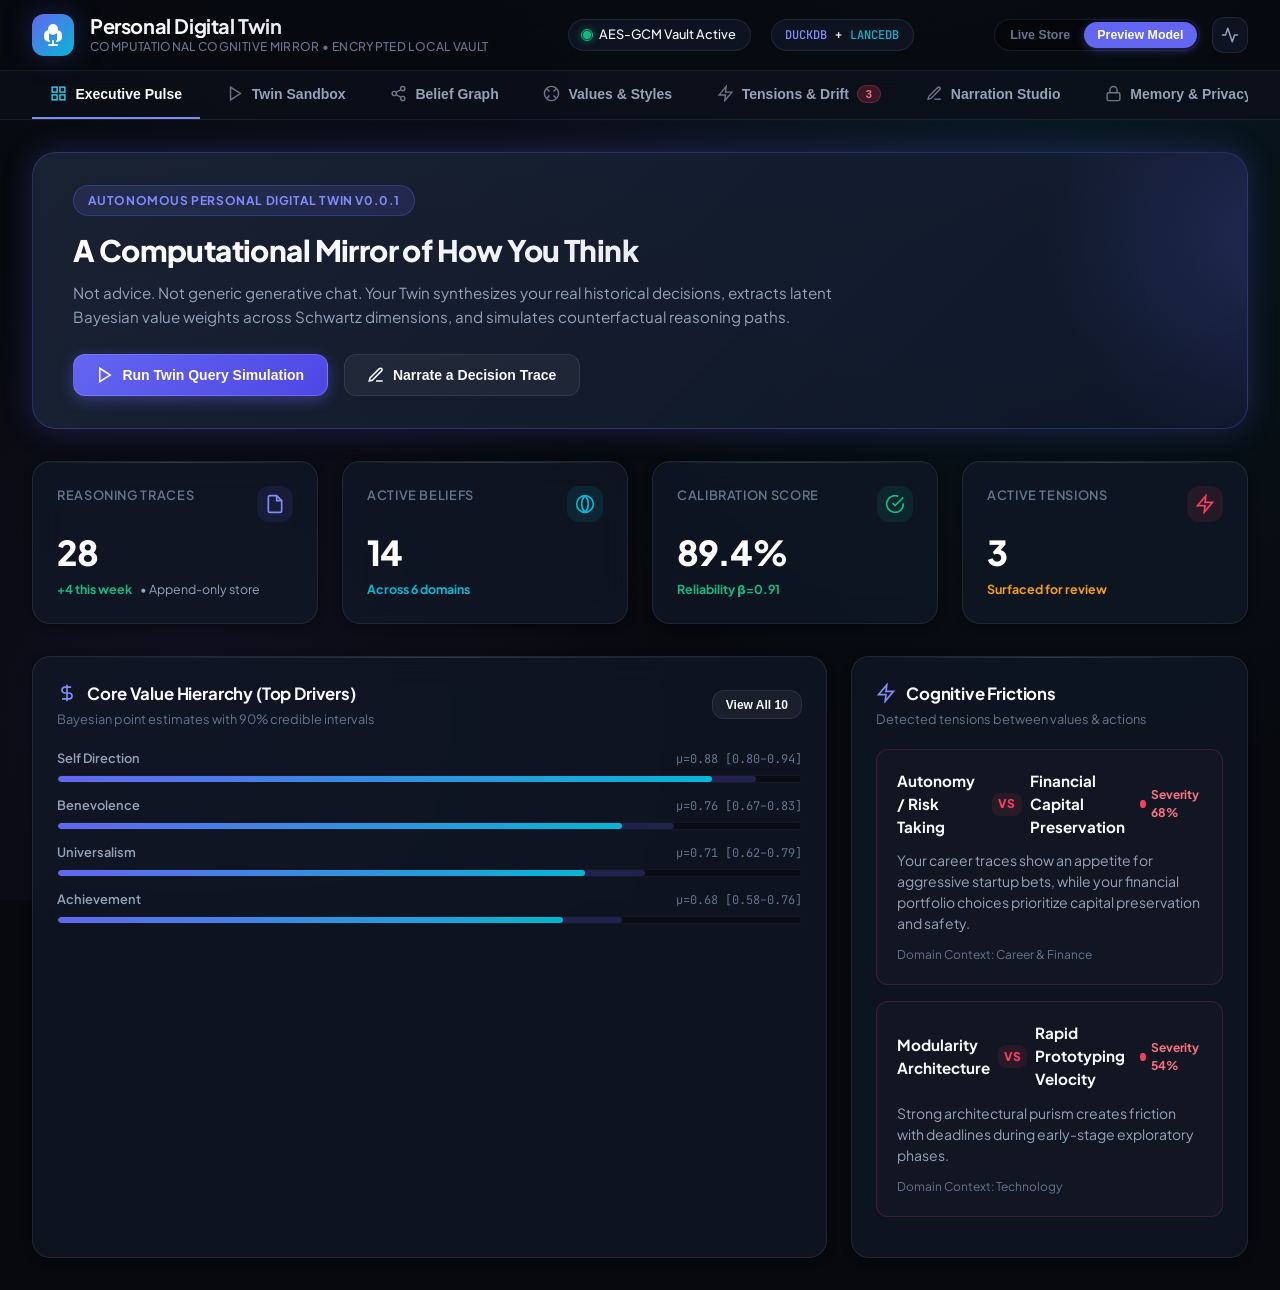
<file: src/pdt/ui/web/index.html>
<!DOCTYPE html>
<html lang="en">
<head>
  <meta charset="utf-8" />
  <title>Personal Digital Twin — Computational Reasoning & Value Simulation</title>
  <meta name="viewport" content="width=device-width, initial-scale=1.0" />
  <meta name="description" content="A state-of-the-art computational digital twin modeling human reasoning, value hierarchies, and decision styles with envelope-encrypted storage." />
  <link rel="stylesheet" href="styles.css" />
</head>
<body>

  <!-- App Header -->
  <header class="app-header">
    <div class="header-container">
      <div class="brand-section">
        <div class="brand-logo" id="brand-logo-icon">
          <svg viewBox="0 0 24 24" fill="none" stroke="currentColor" stroke-width="2" stroke-linecap="round" stroke-linejoin="round">
            <path d="M12 2a4 4 0 0 0-4 4v1a4 4 0 0 0 8 0V6a4 4 0 0 0-4-4z"/>
            <path d="M16 8a4 4 0 0 1 4 4v2a4 4 0 0 1-4 4"/>
            <path d="M8 8a4 4 0 0 0-4 4v2a4 4 0 0 0 4 4"/>
            <path d="M12 18v4"/>
            <path d="M8 22h8"/>
          </svg>
        </div>
        <div class="brand-titles">
          <h1>Personal Digital Twin</h1>
          <div class="tagline">Computational Cognitive Mirror • Encrypted Local Vault</div>
        </div>
      </div>

      <div class="header-stats">
        <div class="status-badge" id="vault-status-badge">
          <span class="status-dot pulsing"></span>
          <span id="vault-status-text">AES-GCM Vault Active</span>
        </div>
        <div class="status-badge" style="font-family: var(--font-mono); font-size: 0.75rem;">
          <span style="color: var(--accent-indigo-light);">DUCKDB</span> + <span style="color: var(--accent-cyan);">LANCEDB</span>
        </div>
      </div>

      <div class="header-actions">
        <div class="data-mode-toggle" title="Toggle between live backend data and rich simulation preview">
          <button type="button" class="mode-btn" data-mode="live" id="mode-btn-live">Live Store</button>
          <button type="button" class="mode-btn active" data-mode="demo" id="mode-btn-demo">Preview Model</button>
        </div>

        <button type="button" class="btn-icon" id="doctor-btn" title="Run PDT Doctor diagnostics">
          <svg width="18" height="18" viewBox="0 0 24 24" fill="none" stroke="currentColor" stroke-width="2" stroke-linecap="round" stroke-linejoin="round">
            <path d="M22 12h-4l-3 9L9 3l-3 9H2"/>
          </svg>
        </button>
      </div>
    </div>
  </header>

  <!-- Navigation Bar -->
  <nav class="nav-bar">
    <div class="nav-container">
      <button type="button" class="nav-tab active" data-tab="overview" id="tab-btn-overview">
        <svg viewBox="0 0 24 24" fill="none" stroke="currentColor" stroke-width="2"><rect x="3" y="3" width="7" height="7"/><rect x="14" y="3" width="7" height="7"/><rect x="14" y="14" width="7" height="7"/><rect x="3" y="14" width="7" height="7"/></svg>
        Executive Pulse
      </button>

      <button type="button" class="nav-tab" data-tab="simulation" id="tab-btn-simulation">
        <svg viewBox="0 0 24 24" fill="none" stroke="currentColor" stroke-width="2"><polygon points="5 3 19 12 5 21 5 3"/></svg>
        Twin Sandbox
      </button>

      <button type="button" class="nav-tab" data-tab="beliefs" id="tab-btn-beliefs">
        <svg viewBox="0 0 24 24" fill="none" stroke="currentColor" stroke-width="2"><circle cx="18" cy="5" r="3"/><circle cx="6" cy="12" r="3"/><circle cx="18" cy="19" r="3"/><line x1="8.59" y1="13.51" x2="15.42" y2="17.49"/><line x1="15.41" y1="6.51" x2="8.59" y2="10.49"/></svg>
        Belief Graph
      </button>

      <button type="button" class="nav-tab" data-tab="values" id="tab-btn-values">
        <svg viewBox="0 0 24 24" fill="none" stroke="currentColor" stroke-width="2"><circle cx="12" cy="12" r="10"/><path d="m4.93 4.93 4.24 4.24"/><path d="m14.83 9.17 4.24-4.24"/><path d="m14.83 14.83 4.24 4.24"/><path d="m9.17 14.83-4.24 4.24"/></svg>
        Values & Styles
      </button>

      <button type="button" class="nav-tab" data-tab="tensions" id="tab-btn-tensions">
        <svg viewBox="0 0 24 24" fill="none" stroke="currentColor" stroke-width="2"><polygon points="13 2 3 14 12 14 11 22 21 10 12 10 13 2"/></svg>
        Tensions & Drift
        <span class="badge-counter alert" id="nav-tension-count">2</span>
      </button>

      <button type="button" class="nav-tab" data-tab="narration" id="tab-btn-narration">
        <svg viewBox="0 0 24 24" fill="none" stroke="currentColor" stroke-width="2"><path d="M12 20h9"/><path d="M16.5 3.5a2.121 2.121 0 0 1 3 3L7 19l-4 1 1-4L16.5 3.5z"/></svg>
        Narration Studio
      </button>

      <button type="button" class="nav-tab" data-tab="vault" id="tab-btn-vault">
        <svg viewBox="0 0 24 24" fill="none" stroke="currentColor" stroke-width="2"><rect x="3" y="11" width="18" height="11" rx="2" ry="2"/><path d="M7 11V7a5 5 0 0 1 10 0v4"/></svg>
        Memory & Privacy
      </button>
    </div>
  </nav>

  <!-- Main Container -->
  <main class="main-wrapper">

    <!-- TAB 1: EXECUTIVE PULSE -->
    <section class="tab-pane active" id="tab-overview">
      <div class="hero-banner">
        <div class="hero-content">
          <div class="hero-badge">Autonomous Personal Digital Twin v0.0.1</div>
          <h2 class="hero-title">A Computational Mirror of How You Think</h2>
          <p class="hero-desc">
            Not advice. Not generic generative chat. Your Twin synthesizes your real historical decisions,
            extracts latent Bayesian value weights across Schwartz dimensions, and simulates counterfactual reasoning paths.
          </p>
          <div class="hero-actions">
            <button type="button" class="btn-primary" onclick="window.pdtApp.switchTab('simulation')">
              <svg width="18" height="18" viewBox="0 0 24 24" fill="none" stroke="currentColor" stroke-width="2"><polygon points="5 3 19 12 5 21 5 3"/></svg>
              Run Twin Query Simulation
            </button>
            <button type="button" class="btn-secondary" onclick="window.pdtApp.switchTab('narration')">
              <svg width="18" height="18" viewBox="0 0 24 24" fill="none" stroke="currentColor" stroke-width="2"><path d="M12 20h9"/><path d="M16.5 3.5a2.121 2.121 0 0 1 3 3L7 19l-4 1 1-4L16.5 3.5z"/></svg>
              Narrate a Decision Trace
            </button>
          </div>
        </div>
      </div>

      <!-- 4 KPI Glow Cards -->
      <div class="grid-cols-4" style="margin-bottom: 2rem;">
        <div class="glass-card kpi-card">
          <div class="kpi-header">
            <span class="kpi-label">Reasoning Traces</span>
            <div class="kpi-icon-wrap">
              <svg width="20" height="20" viewBox="0 0 24 24" fill="none" stroke="currentColor" stroke-width="2"><path d="M14 2H6a2 2 0 0 0-2 2v16a2 2 0 0 0 2 2h12a2 2 0 0 0 2-2V8z"/><polyline points="14 2 14 8 20 8"/></svg>
            </div>
          </div>
          <div class="kpi-value" id="kpi-traces">28</div>
          <div class="kpi-meta">
            <span class="kpi-trend positive">+4 this week</span>
            <span>• Append-only store</span>
          </div>
        </div>

        <div class="glass-card kpi-card">
          <div class="kpi-header">
            <span class="kpi-label">Active Beliefs</span>
            <div class="kpi-icon-wrap cyan">
              <svg width="20" height="20" viewBox="0 0 24 24" fill="none" stroke="currentColor" stroke-width="2"><circle cx="12" cy="12" r="10"/><path d="M12 2a14.5 14.5 0 0 0 0 20 14.5 14.5 0 0 0 0-20"/></svg>
            </div>
          </div>
          <div class="kpi-value" id="kpi-beliefs">14</div>
          <div class="kpi-meta">
            <span class="kpi-trend neutral">Across 6 domains</span>
          </div>
        </div>

        <div class="glass-card kpi-card">
          <div class="kpi-header">
            <span class="kpi-label">Calibration Score</span>
            <div class="kpi-icon-wrap emerald">
              <svg width="20" height="20" viewBox="0 0 24 24" fill="none" stroke="currentColor" stroke-width="2"><path d="M22 11.08V12a10 10 0 1 1-5.93-9.14"/><polyline points="22 4 12 14.01 9 11.01"/></svg>
            </div>
          </div>
          <div class="kpi-value" id="kpi-calibration">89.4%</div>
          <div class="kpi-meta">
            <span class="kpi-trend positive">Reliability β=0.91</span>
          </div>
        </div>

        <div class="glass-card kpi-card">
          <div class="kpi-header">
            <span class="kpi-label">Active Tensions</span>
            <div class="kpi-icon-wrap rose">
              <svg width="20" height="20" viewBox="0 0 24 24" fill="none" stroke="currentColor" stroke-width="2"><polygon points="13 2 3 14 12 14 11 22 21 10 12 10 13 2"/></svg>
            </div>
          </div>
          <div class="kpi-value" id="kpi-tensions">2</div>
          <div class="kpi-meta">
            <span class="kpi-trend warning">Surfaced for review</span>
          </div>
        </div>
      </div>

      <!-- Quick Twin Diagnostics & Values -->
      <div class="grid-2-1">
        <div class="glass-card">
          <div class="card-header">
            <div>
              <h3 class="card-title">
                <svg viewBox="0 0 24 24" fill="none" stroke="currentColor" stroke-width="2"><path d="M12 2v20M17 5H9.5a3.5 3.5 0 0 0 0 7h5a3.5 3.5 0 0 1 0 7H6"/></svg>
                Core Value Hierarchy (Top Drivers)
              </h3>
              <div class="card-subtitle">Bayesian point estimates with 90% credible intervals</div>
            </div>
            <button type="button" class="btn-secondary" style="font-size: 0.75rem; padding: 0.4rem 0.8rem;" onclick="window.pdtApp.switchTab('values')">View All 10</button>
          </div>
          <div id="overview-values-container"></div>
        </div>

        <div class="glass-card">
          <div class="card-header">
            <div>
              <h3 class="card-title">
                <svg viewBox="0 0 24 24" fill="none" stroke="currentColor" stroke-width="2"><polygon points="13 2 3 14 12 14 11 22 21 10 12 10 13 2"/></svg>
                Cognitive Frictions
              </h3>
              <div class="card-subtitle">Detected tensions between values & actions</div>
            </div>
          </div>
          <div id="overview-tensions-container"></div>
        </div>
      </div>
    </section>

    <!-- TAB 2: TWIN SIMULATION SANDBOX -->
    <section class="tab-pane" id="tab-simulation">
      <div class="sandbox-header-strip">
        <div class="query-type-selector">
          <button type="button" class="query-type-btn active" data-type="predict_choice">Predict Choice</button>
          <button type="button" class="query-type-btn" data-type="counterfactual">Counterfactual Sandbox</button>
          <button type="button" class="query-type-btn" data-type="explain_reasoning">Explain Reasoning</button>
          <button type="button" class="query-type-btn" data-type="value_alignment">Value Alignment</button>
        </div>

        <div class="scenario-presets">
          <span>Quick Dilemmas:</span>
          <button type="button" class="preset-chip">🚀 Startup vs Big Tech</button>
          <button type="button" class="preset-chip">💰 Equity Sale vs Hold</button>
          <button type="button" class="preset-chip">⚖️ Value Alignment</button>
        </div>
      </div>

      <div class="grid-1-2">
        <!-- Dilemma Composer -->
        <div class="glass-card">
          <div class="card-header">
            <h3 class="card-title">Scenario Parameters</h3>
          </div>

          <div class="form-group">
            <label class="form-label" for="sim-domain-select">Domain</label>
            <select class="form-select" id="sim-domain-select">
              <option value="career">Career & Professional</option>
              <option value="finance">Financial & Investments</option>
              <option value="ethics">Ethics & Principles</option>
              <option value="technology">Technology & Architecture</option>
              <option value="relationships">Relationships & Social</option>
              <option value="health">Health & Personal</option>
            </select>
          </div>

          <div class="form-group">
            <label class="form-label" for="sim-prompt-input">Dilemma Narrative Prompt</label>
            <textarea class="form-textarea" id="sim-prompt-input" placeholder="Describe the decision dilemma in detail..."></textarea>
          </div>

          <div class="form-group">
            <div style="display: flex; justify-content: space-between; align-items: center; margin-bottom: 0.5rem;">
              <label class="form-label" style="margin: 0;">Evaluation Options</label>
              <button type="button" class="btn-secondary" id="add-option-btn" style="padding: 0.2rem 0.5rem; font-size: 0.75rem;">+ Add Option</button>
            </div>
            <div class="options-builder" id="options-builder-container">
              <div class="option-row">
                <div class="option-tag">A</div>
                <input type="text" class="form-input sim-option-input" value="Join the early-stage robotics startup" />
              </div>
              <div class="option-row">
                <div class="option-tag">B</div>
                <input type="text" class="form-input sim-option-input" value="Remain in current Big Tech staff role" />
              </div>
            </div>
          </div>

          <!-- Counterfactual Perturbation Sliders -->
          <div class="perturb-panel" id="perturb-panel" style="display: none;">
            <div style="font-size: 0.8rem; font-weight: 700; margin-bottom: 0.75rem; color: var(--accent-cyan);">
              Perturb Value Weights (Counterfactual Simulation):
            </div>
            <div class="perturb-slider-grid">
              <div class="slider-group">
                <div class="slider-header">
                  <span>Self-Direction (Autonomy)</span>
                  <span id="perturb-self_direction-val" class="slider-val zero">0.00</span>
                </div>
                <input type="range" class="perturb-slider" id="perturb-self_direction" min="-0.5" max="0.5" step="0.05" value="0" />
              </div>

              <div class="slider-group">
                <div class="slider-header">
                  <span>Security (Risk Aversion)</span>
                  <span id="perturb-security-val" class="slider-val zero">0.00</span>
                </div>
                <input type="range" class="perturb-slider" id="perturb-security" min="-0.5" max="0.5" step="0.05" value="0" />
              </div>

              <div class="slider-group">
                <div class="slider-header">
                  <span>Benevolence</span>
                  <span id="perturb-benevolence-val" class="slider-val zero">0.00</span>
                </div>
                <input type="range" class="perturb-slider" id="perturb-benevolence" min="-0.5" max="0.5" step="0.05" value="0" />
              </div>

              <div class="slider-group">
                <div class="slider-header">
                  <span>Achievement</span>
                  <span id="perturb-achievement-val" class="slider-val zero">0.00</span>
                </div>
                <input type="range" class="perturb-slider" id="perturb-achievement" min="-0.5" max="0.5" step="0.05" value="0" />
              </div>
            </div>
          </div>

          <button type="button" class="btn-primary" id="run-sim-btn" style="width: 100%; justify-content: center; margin-top: 1rem;">
            <svg width="18" height="18" viewBox="0 0 24 24" fill="none" stroke="currentColor" stroke-width="2"><polygon points="5 3 19 12 5 21 5 3"/></svg>
            Execute Twin Query Simulation
          </button>
        </div>

        <!-- Simulation Result Viewport -->
        <div id="sim-result-container">
          <div class="glass-card" style="height: 100%; display: flex; flex-direction: column; align-items: center; justify-content: center; text-align: center; color: var(--text-muted); padding: 3rem;">
            <svg width="56" height="56" viewBox="0 0 24 24" fill="none" stroke="currentColor" stroke-width="1.5" style="stroke: var(--text-dim); margin-bottom: 1rem;">
              <circle cx="12" cy="12" r="10"/><path d="M12 2a14.5 14.5 0 0 0 0 20 14.5 14.5 0 0 0 0-20"/><path d="M2 12h20"/>
            </svg>
            <h3 style="font-size: 1.1rem; color: var(--text-secondary); margin-bottom: 0.5rem;">Ready to Simulate Your Cognitive Twin</h3>
            <p style="font-size: 0.875rem; max-width: 440px;">Select a preset dilemma on top or compose your own scenario and evaluate the twin's choice probability distribution.</p>
          </div>
        </div>
      </div>
    </section>

    <!-- TAB 3: BELIEF KNOWLEDGE GRAPH -->
    <section class="tab-pane" id="tab-beliefs">
      <div class="grid-2-1">
        <!-- Interactive Canvas Viewport -->
        <div class="glass-card" style="padding: 0; overflow: hidden;">
          <div class="graph-viewport">
            <div class="graph-controls">
              <span style="font-size: 0.75rem; font-weight: 700; color: var(--text-muted); margin-right: 0.25rem;">DOMAIN:</span>
              <button type="button" class="domain-pill active" data-domain="all">All</button>
              <button type="button" class="domain-pill" data-domain="career">Career</button>
              <button type="button" class="domain-pill" data-domain="finance">Finance</button>
              <button type="button" class="domain-pill" data-domain="technology">Tech</button>
              <button type="button" class="domain-pill" data-domain="ethics">Ethics</button>
              <button type="button" class="domain-pill" data-domain="relationships">Relationships</button>
              <button type="button" class="domain-pill" data-domain="health">Health</button>
            </div>

            <div class="graph-zoom-controls">
              <button type="button" class="btn-icon" id="graph-zoom-in" title="Zoom in">+</button>
              <button type="button" class="btn-icon" id="graph-zoom-out" title="Zoom out">-</button>
              <button type="button" class="btn-icon" id="graph-zoom-reset" title="Reset camera">⟲</button>
            </div>

            <div class="graph-legend">
              <div class="legend-item"><span class="legend-dot" style="background: #6366f1;"></span> Career</div>
              <div class="legend-item"><span class="legend-dot" style="background: #10b981;"></span> Finance</div>
              <div class="legend-item"><span class="legend-dot" style="background: #38bdf8;"></span> Tech</div>
              <div class="legend-item"><span class="legend-dot" style="background: #06b6d4;"></span> Ethics</div>
              <div class="legend-item"><span style="display:inline-block; width:14px; height:2px; background:#f43f5e; border-top: 1px dashed #f43f5e;"></span> Tension Edge</div>
            </div>

            <canvas id="belief-canvas"></canvas>
          </div>
        </div>

        <!-- Node Inspector Drawer -->
        <div class="glass-card inspector-card" id="node-inspector-drawer">
          <div class="inspector-empty">
            <svg viewBox="0 0 24 24" fill="none" stroke="currentColor" stroke-width="1.5">
              <circle cx="11" cy="11" r="8"/><line x1="21" y1="21" x2="16.65" y2="16.65"/>
            </svg>
            <p>Select or click any belief node in the canvas to inspect evidence trails, uncertainty intervals, and linked axioms.</p>
          </div>
        </div>
      </div>
    </section>

    <!-- TAB 4: VALUE HIERARCHY & STYLES -->
    <section class="tab-pane" id="tab-values">
      <div class="grid-cols-2">
        <div class="glass-card">
          <div class="card-header">
            <div>
              <h3 class="card-title">Schwartz 10-Dimensional Value Hierarchy</h3>
              <div class="card-subtitle">Bayesian point estimates with posterior credible bounds</div>
            </div>
          </div>
          <div id="schwartz-values-container"></div>
        </div>

        <div class="glass-card">
          <div class="card-header">
            <div>
              <h3 class="card-title">Decision Style Profile</h3>
              <div class="card-subtitle">General Decision Making Style (GDMS) dimensions</div>
            </div>
          </div>
          <div id="decision-styles-container"></div>
        </div>
      </div>
    </section>

    <!-- TAB 5: TENSIONS & DRIFT -->
    <section class="tab-pane" id="tab-tensions">
      <div class="grid-cols-2">
        <div class="glass-card">
          <div class="card-header">
            <div>
              <h3 class="card-title">Active Cognitive Tensions</h3>
              <div class="card-subtitle">Surface contradictions discovered between stated values and real choices</div>
            </div>
          </div>
          <div id="tensions-list-container"></div>
        </div>

        <div class="glass-card">
          <div class="card-header">
            <div>
              <h3 class="card-title">Temporal Parameter Drift</h3>
              <div class="card-subtitle">Statistical changepoints detected across your reasoning history</div>
            </div>
          </div>
          <div id="drift-list-container"></div>
        </div>
      </div>
    </section>

    <!-- TAB 6: NARRATION STUDIO -->
    <section class="tab-pane" id="tab-narration">
      <div class="glass-card" style="max-width: 900px; margin: 0 auto;">
        <div class="card-header">
          <div>
            <h3 class="card-title">
              <svg viewBox="0 0 24 24" fill="none" stroke="currentColor" stroke-width="2"><path d="M12 20h9"/><path d="M16.5 3.5a2.121 2.121 0 0 1 3 3L7 19l-4 1 1-4L16.5 3.5z"/></svg>
              Structured Decision Narration Studio
            </h3>
            <div class="card-subtitle">Extracts schema-validated ReasoningTraces into your envelope-encrypted store.</div>
          </div>
          <button type="button" class="btn-secondary" id="load-narration-example-btn" style="font-size: 0.8rem; padding: 0.4rem 0.85rem;">
            Load Sample Dilemma
          </button>
        </div>

        <div class="form-group">
          <label class="form-label" for="narrate-intake">1. What real decision were you facing?</label>
          <textarea class="form-textarea" id="narrate-intake" placeholder="e.g. Whether to accept an executive promotion or leave to start a venture..."></textarea>
        </div>

        <div class="form-group">
          <label class="form-label" for="narrate-options">2. What options did you seriously consider?</label>
          <textarea class="form-textarea" id="narrate-options" placeholder="List the viable options you evaluated..."></textarea>
        </div>

        <div class="form-group">
          <label class="form-label" for="narrate-factors">3. What factors mattered most, and how did you weigh them?</label>
          <textarea class="form-textarea" id="narrate-factors" placeholder="Key drivers, core values, risks, trade-offs..."></textarea>
        </div>

        <div class="form-group">
          <label class="form-label" for="narrate-tradeoffs">4. How did those factors trade off against each other?</label>
          <textarea class="form-textarea" id="narrate-tradeoffs" placeholder="Which value triumphed when they came into direct conflict?"></textarea>
        </div>

        <div class="form-group">
          <label class="form-label" for="narrate-counterfactual">5. What almost changed your mind? (The Counterfactual)</label>
          <textarea class="form-textarea" id="narrate-counterfactual" placeholder="Under what specific condition would you have chosen the opposite path?"></textarea>
        </div>

        <div class="form-group">
          <label class="form-label" for="narrate-review">6. Anything else worth adding? (Retrospective reflection)</label>
          <textarea class="form-textarea" id="narrate-review" placeholder="Outcome or retrospective evaluation..."></textarea>
        </div>

        <div style="display: flex; gap: 1rem; margin-top: 1.5rem;">
          <button type="button" class="btn-primary" id="submit-narration-btn" style="flex: 1; justify-content: center;">
            Submit Narration & Commit Encrypted Trace
          </button>
          <button type="button" class="btn-secondary" id="start-narration-btn">
            New Session
          </button>
        </div>

        <div id="narration-result-inspector" style="margin-top: 1.5rem;"></div>
      </div>
    </section>

    <!-- TAB 7: MEMORY VAULT & PRIVACY -->
    <section class="tab-pane" id="tab-vault">
      <div class="grid-cols-2">
        <!-- Memory Retrieval Explorer -->
        <div class="glass-card">
          <div class="card-header">
            <div>
              <h3 class="card-title">Semantic Memory Retrieval</h3>
              <div class="card-subtitle">Hybrid search over LanceDB vector store and DuckDB traces</div>
            </div>
          </div>

          <div class="form-group">
            <label class="form-label" for="mem-query-input">Semantic Query</label>
            <div style="display: flex; gap: 0.5rem;">
              <input type="text" class="form-input" id="mem-query-input" placeholder="e.g. When did I take a major career risk?" />
              <button type="button" class="btn-primary" id="mem-search-btn">Search</button>
            </div>
          </div>

          <div id="mem-results-container" style="margin-top: 1rem;"></div>
        </div>

        <!-- Cryptographic Vault & Privacy -->
        <div class="glass-card">
          <div class="card-header">
            <div>
              <h3 class="card-title">Cryptographic Vault & Privacy Controls</h3>
              <div class="card-subtitle">Local-first, Argon2id key derivation, zero-knowledge export</div>
            </div>
          </div>

          <div style="display: flex; flex-direction: column; gap: 1rem; margin-bottom: 1.5rem;">
            <div class="stat-box">
              <div class="stat-label">Envelope Encryption</div>
              <div class="stat-val" style="font-size: 1rem; color: var(--accent-emerald);">AES-256-GCM + Argon2id</div>
              <div style="font-size: 0.75rem; color: var(--text-muted); margin-top: 0.25rem;">Key derived from local passphrase in memory only.</div>
            </div>

            <div class="stat-box">
              <div class="stat-label">Vector Storage Snapshotting</div>
              <div class="stat-val" style="font-size: 1rem; color: var(--accent-cyan);">LanceDB Native Versioning</div>
              <div style="font-size: 0.75rem; color: var(--text-muted); margin-top: 0.25rem;">Append-only: truth is never overwritten.</div>
            </div>
          </div>

          <div style="display: flex; gap: 1rem;">
            <button type="button" class="btn-primary" id="export-model-btn" style="flex: 1; justify-content: center;">
              <svg width="18" height="18" viewBox="0 0 24 24" fill="none" stroke="currentColor" stroke-width="2"><path d="M21 15v4a2 2 0 0 1-2 2H5a2 2 0 0 1-2-2v-4"/><polyline points="7 10 12 15 17 10"/><line x1="12" y1="15" x2="12" y2="3"/></svg>
              Export Signed Vault Bundle
            </button>
          </div>
        </div>
      </div>
    </section>

  </main>

  <!-- Doctor Diagnostics Modal -->
  <div class="modal-overlay" id="doctor-modal">
    <div class="modal-content">
      <div class="modal-header">
        <h3 class="modal-title">PDT Doctor Health Diagnostics</h3>
        <button type="button" class="modal-close">✕</button>
      </div>
      <div style="display: flex; flex-direction: column; gap: 0.75rem;">
        <div class="stat-box">
          <div class="stat-label">API Health</div>
          <div class="stat-val" style="font-size: 1rem; color: var(--accent-emerald);">Active (FastAPI @ http://127.0.0.1:8000)</div>
        </div>
        <div class="stat-box">
          <div class="stat-label">Encrypted Vault</div>
          <div class="stat-val" style="font-size: 1rem; color: var(--accent-emerald);">Vault File Present (.data/)</div>
        </div>
        <div class="stat-box">
          <div class="stat-label">Argon2id KDF Memory Cost</div>
          <div class="stat-val" style="font-size: 1rem; color: var(--accent-cyan);">64 MiB (Passphrase Hardened)</div>
        </div>
        <div class="stat-box">
          <div class="stat-label">Analytical Storage</div>
          <div class="stat-val" style="font-size: 1rem; color: var(--accent-emerald);">DuckDB Embedded In-Process</div>
        </div>
      </div>
    </div>
  </div>

  <!-- Toast Container -->
  <div id="toast-container"></div>

  <!-- Scripts -->
  <script src="graph.js"></script>
  <script src="app.js"></script>
</body>
</html>
</file>
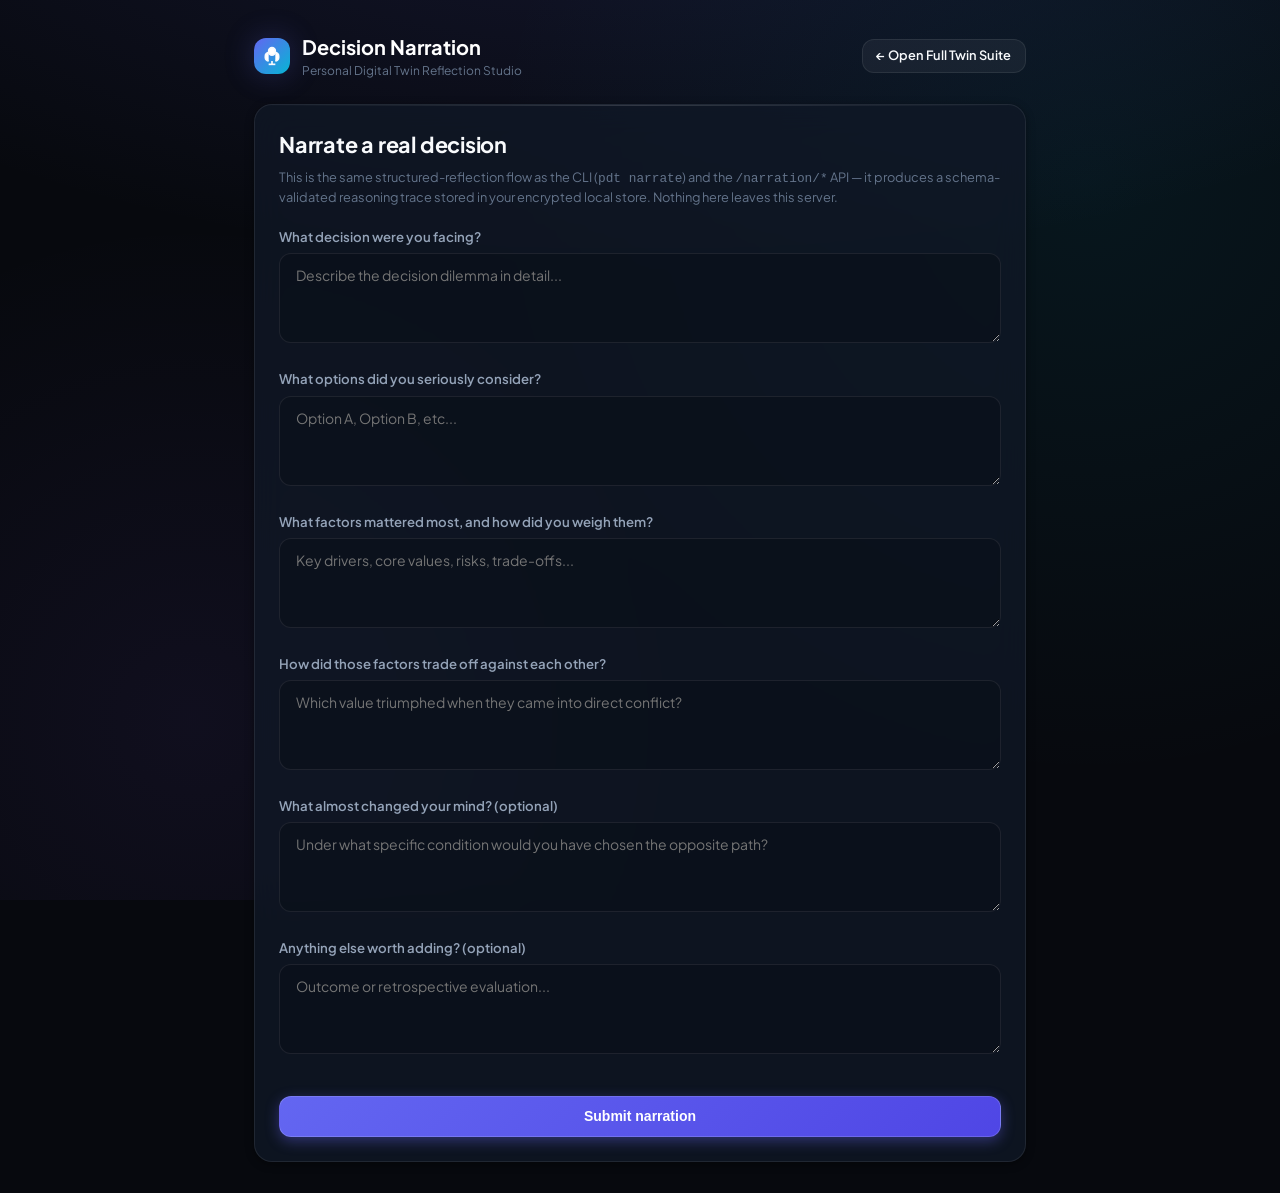
<file: src/pdt/ui/web/narration/index.html>
<!DOCTYPE html>
<html lang="en">
<head>
<meta charset="utf-8" />
<title>Personal Digital Twin — Narrate a decision</title>
<meta name="viewport" content="width=device-width, initial-scale=1" />
<link rel="stylesheet" href="../styles.css" />
<style>
  body {
    max-width: 820px;
    margin: 2rem auto;
    padding: 0 1.5rem;
  }
</style>
</head>
<body>
  <div style="display: flex; justify-content: space-between; align-items: center; margin-bottom: 1.5rem;">
    <div style="display: flex; align-items: center; gap: 0.75rem;">
      <div class="brand-logo" style="width: 36px; height: 36px;">
        <svg viewBox="0 0 24 24" fill="none" stroke="currentColor" stroke-width="2" style="width: 20px; height: 20px;">
          <path d="M12 2a4 4 0 0 0-4 4v1a4 4 0 0 0 8 0V6a4 4 0 0 0-4-4z"/>
          <path d="M16 8a4 4 0 0 1 4 4v2a4 4 0 0 1-4 4"/>
          <path d="M8 8a4 4 0 0 0-4 4v2a4 4 0 0 0 4 4"/>
          <path d="M12 18v4"/><path d="M8 22h8"/>
        </svg>
      </div>
      <div>
        <h2 style="font-size: 1.25rem; font-weight: 700; color: #fff; margin: 0;">Decision Narration</h2>
        <div style="font-size: 0.75rem; color: var(--text-muted);">Personal Digital Twin Reflection Studio</div>
      </div>
    </div>
    <a href="../" class="btn-secondary" style="text-decoration: none; font-size: 0.8rem; padding: 0.4rem 0.85rem;">
      ← Open Full Twin Suite
    </a>
  </div>

  <div class="glass-card">
    <div class="card-header">
      <div>
        <h1 class="card-title" style="font-size: 1.35rem;">Narrate a real decision</h1>
        <p class="card-subtitle" style="margin-top: 0.4rem; line-height: 1.5;">
          This is the same structured-reflection flow as the CLI (<code>pdt narrate</code>) and the
          <code>/narration/*</code> API — it produces a schema-validated reasoning trace stored in
          your encrypted local store. Nothing here leaves this server.
        </p>
      </div>
    </div>

    <form id="narration-form">
      <div class="form-group">
        <label class="form-label" for="intake">What decision were you facing?</label>
        <textarea class="form-textarea" id="intake" required placeholder="Describe the decision dilemma in detail..."></textarea>
      </div>

      <div class="form-group">
        <label class="form-label" for="options">What options did you seriously consider?</label>
        <textarea class="form-textarea" id="options" placeholder="Option A, Option B, etc..."></textarea>
      </div>

      <div class="form-group">
        <label class="form-label" for="factors">What factors mattered most, and how did you weigh them?</label>
        <textarea class="form-textarea" id="factors" placeholder="Key drivers, core values, risks, trade-offs..."></textarea>
      </div>

      <div class="form-group">
        <label class="form-label" for="weighting">How did those factors trade off against each other?</label>
        <textarea class="form-textarea" id="weighting" placeholder="Which value triumphed when they came into direct conflict?"></textarea>
      </div>

      <div class="form-group">
        <label class="form-label" for="counterfactual">What almost changed your mind? (optional)</label>
        <textarea class="form-textarea" id="counterfactual" placeholder="Under what specific condition would you have chosen the opposite path?"></textarea>
      </div>

      <div class="form-group">
        <label class="form-label" for="review">Anything else worth adding? (optional)</label>
        <textarea class="form-textarea" id="review" placeholder="Outcome or retrospective evaluation..."></textarea>
      </div>

      <button type="submit" class="btn-primary" style="width: 100%; justify-content: center; margin-top: 1rem;">
        Submit narration
      </button>
    </form>

    <div id="error" style="color: var(--accent-rose); margin-top: 1rem; display: none; padding: 0.75rem; background: rgba(244, 63, 94, 0.1); border-radius: var(--radius-sm); border: 1px solid rgba(244, 63, 94, 0.2);"></div>
    <pre id="result" style="margin-top: 1.5rem; white-space: pre-wrap; background: rgba(0, 0, 0, 0.4); padding: 1.25rem; border-radius: var(--radius-md); border: 1px solid var(--border-subtle); display: none; font-family: var(--font-mono); font-size: 0.85rem; color: #cbd5e1;"></pre>
  </div>

<script>
async function submitNarration(event) {
  event.preventDefault();
  const errorBox = document.getElementById('error');
  const resultBox = document.getElementById('result');
  errorBox.style.display = 'none';
  resultBox.style.display = 'none';

  const fields = ['intake', 'options', 'factors', 'weighting', 'counterfactual', 'review'];
  const narration = fields
    .map((id) => document.getElementById(id).value.trim())
    .filter((text) => text.length > 0)
    .join('\n');

  if (!narration) {
    errorBox.textContent = 'Please describe the decision before submitting.';
    errorBox.style.display = 'block';
    return;
  }

  try {
    const startResp = await fetch('/narration/start', { method: 'POST' });
    if (!startResp.ok) throw new Error('Could not start a narration session.');
    const session = await startResp.json();

    const submitResp = await fetch(`/narration/${session.id}/submit`, {
      method: 'POST',
      headers: { 'Content-Type': 'application/json' },
      body: JSON.stringify({ narration }),
    });
    const body = await submitResp.json();
    if (!submitResp.ok) {
      throw new Error(body.detail || 'Extraction failed.');
    }

    resultBox.textContent = JSON.stringify(body, null, 2);
    resultBox.style.display = 'block';
  } catch (err) {
    errorBox.textContent = err instanceof Error ? err.message : String(err);
    errorBox.style.display = 'block';
  }
}

document.getElementById('narration-form').addEventListener('submit', submitNarration);
</script>
</body>
</html>
</file>
<file: src/pdt/ui/web/styles.css>
@import url('https://fonts.googleapis.com/css2?family=Plus+Jakarta+Sans:wght@300;400;500;600;700;800&family=JetBrains+Mono:wght@400;500;600&display=swap');

:root {
  --bg-void: #07090e;
  --bg-deep: #0b0f19;
  --bg-surface: rgba(17, 24, 39, 0.75);
  --bg-surface-elevated: rgba(26, 36, 58, 0.85);
  --bg-glass-subtle: rgba(255, 255, 255, 0.03);
  --bg-glass-hover: rgba(255, 255, 255, 0.06);

  --border-subtle: rgba(255, 255, 255, 0.08);
  --border-hover: rgba(255, 255, 255, 0.16);
  --border-accent: rgba(99, 102, 241, 0.4);
  --border-cyan: rgba(6, 182, 212, 0.4);

  --accent-indigo: #6366f1;
  --accent-indigo-light: #818cf8;
  --accent-cyan: #06b6d4;
  --accent-cyan-light: #22d3ee;
  --accent-emerald: #10b981;
  --accent-emerald-light: #34d399;
  --accent-amber: #f59e0b;
  --accent-amber-light: #fbbf24;
  --accent-rose: #f43f5e;
  --accent-rose-light: #fb7185;
  --accent-purple: #8b5cf6;

  --text-primary: #f8fafc;
  --text-secondary: #94a3b8;
  --text-muted: #64748b;
  --text-dim: #475569;

  --font-main: 'Plus Jakarta Sans', system-ui, -apple-system, sans-serif;
  --font-mono: 'JetBrains Mono', monospace;

  --shadow-sm: 0 2px 8px rgba(0, 0, 0, 0.4);
  --shadow-md: 0 8px 24px rgba(0, 0, 0, 0.5);
  --shadow-lg: 0 16px 40px rgba(0, 0, 0, 0.65);
  --shadow-glow: 0 0 30px rgba(99, 102, 241, 0.25);
  --shadow-cyan-glow: 0 0 24px rgba(6, 182, 212, 0.25);

  --radius-sm: 8px;
  --radius-md: 12px;
  --radius-lg: 18px;
  --radius-xl: 24px;
  --radius-full: 9999px;

  --transition-fast: 150ms cubic-bezier(0.4, 0, 0.2, 1);
  --transition-normal: 250ms cubic-bezier(0.4, 0, 0.2, 1);
  --transition-smooth: 400ms cubic-bezier(0.16, 1, 0.3, 1);
}

*, *::before, *::after {
  box-sizing: border-box;
  margin: 0;
  padding: 0;
}

body {
  font-family: var(--font-main);
  background: var(--bg-void);
  color: var(--text-primary);
  min-height: 100vh;
  line-height: 1.5;
  overflow-x: hidden;
  background-image: 
    radial-gradient(ellipse 80% 50% at 50% -20%, rgba(99, 102, 241, 0.15), transparent),
    radial-gradient(circle 600px at 85% 20%, rgba(6, 182, 212, 0.08), transparent),
    radial-gradient(circle 500px at 15% 80%, rgba(139, 92, 246, 0.07), transparent);
  background-attachment: fixed;
}

/* Scrollbar */
::-webkit-scrollbar {
  width: 8px;
  height: 8px;
}
::-webkit-scrollbar-track {
  background: var(--bg-deep);
}
::-webkit-scrollbar-thumb {
  background: rgba(255, 255, 255, 0.15);
  border-radius: var(--radius-full);
}
::-webkit-scrollbar-thumb:hover {
  background: rgba(255, 255, 255, 0.25);
}

/* App Header */
.app-header {
  position: sticky;
  top: 0;
  z-index: 100;
  background: rgba(7, 9, 14, 0.82);
  backdrop-filter: blur(20px);
  -webkit-backdrop-filter: blur(20px);
  border-bottom: 1px solid var(--border-subtle);
  padding: 0.875rem 2rem;
}

.header-container {
  max-width: 1440px;
  margin: 0 auto;
  display: flex;
  align-items: center;
  justify-content: space-between;
  gap: 1.5rem;
}

.brand-section {
  display: flex;
  align-items: center;
  gap: 1rem;
}

.brand-logo {
  width: 42px;
  height: 42px;
  border-radius: var(--radius-md);
  background: linear-gradient(135deg, var(--accent-indigo), var(--accent-cyan));
  display: flex;
  align-items: center;
  justify-content: center;
  box-shadow: var(--shadow-glow);
  position: relative;
  flex-shrink: 0;
}

.brand-logo svg {
  width: 24px;
  height: 24px;
  fill: #fff;
}

.brand-titles h1 {
  font-size: 1.25rem;
  font-weight: 700;
  letter-spacing: -0.02em;
  background: linear-gradient(to right, #ffffff, #cbd5e1);
  -webkit-background-clip: text;
  -webkit-text-fill-color: transparent;
  line-height: 1.2;
}

.brand-titles .tagline {
  font-size: 0.75rem;
  color: var(--text-muted);
  font-weight: 500;
  letter-spacing: 0.03em;
  text-transform: uppercase;
}

.header-stats {
  display: flex;
  align-items: center;
  gap: 1.25rem;
}

.status-badge {
  display: flex;
  align-items: center;
  gap: 0.5rem;
  padding: 0.35rem 0.85rem;
  background: var(--bg-surface);
  border: 1px solid var(--border-subtle);
  border-radius: var(--radius-full);
  font-size: 0.8rem;
  font-weight: 500;
}

.status-dot {
  width: 8px;
  height: 8px;
  border-radius: 50%;
  background: var(--accent-emerald);
  box-shadow: 0 0 10px var(--accent-emerald);
  position: relative;
}

.status-dot.pulsing::after {
  content: '';
  position: absolute;
  top: -2px;
  left: -2px;
  width: 12px;
  height: 12px;
  border-radius: 50%;
  border: 1px solid var(--accent-emerald);
  animation: pulse-ring 2s infinite ease-out;
}

@keyframes pulse-ring {
  0% { transform: scale(0.8); opacity: 1; }
  100% { transform: scale(2.2); opacity: 0; }
}

.header-actions {
  display: flex;
  align-items: center;
  gap: 0.75rem;
}

.data-mode-toggle {
  display: flex;
  background: rgba(0, 0, 0, 0.4);
  border: 1px solid var(--border-subtle);
  border-radius: var(--radius-full);
  padding: 2px;
}

.mode-btn {
  padding: 0.35rem 0.85rem;
  border: none;
  background: transparent;
  color: var(--text-muted);
  font-size: 0.775rem;
  font-weight: 600;
  cursor: pointer;
  border-radius: var(--radius-full);
  transition: var(--transition-fast);
}

.mode-btn.active {
  background: var(--accent-indigo);
  color: #fff;
  box-shadow: 0 2px 10px rgba(99, 102, 241, 0.4);
}

.btn-icon {
  background: var(--bg-surface);
  border: 1px solid var(--border-subtle);
  color: var(--text-secondary);
  width: 36px;
  height: 36px;
  border-radius: var(--radius-md);
  display: inline-flex;
  align-items: center;
  justify-content: center;
  cursor: pointer;
  transition: var(--transition-fast);
}

.btn-icon:hover {
  background: var(--bg-surface-elevated);
  border-color: var(--border-hover);
  color: var(--text-primary);
}

/* Navigation Tabs */
.nav-bar {
  background: rgba(11, 15, 25, 0.75);
  border-bottom: 1px solid var(--border-subtle);
  backdrop-filter: blur(12px);
  padding: 0 2rem;
  position: sticky;
  top: 67px;
  z-index: 90;
}

.nav-container {
  max-width: 1440px;
  margin: 0 auto;
  display: flex;
  gap: 0.5rem;
  overflow-x: auto;
  scrollbar-width: none;
}

.nav-container::-webkit-scrollbar {
  display: none;
}

.nav-tab {
  display: flex;
  align-items: center;
  gap: 0.5rem;
  padding: 0.85rem 1.15rem;
  background: transparent;
  border: none;
  border-bottom: 2px solid transparent;
  color: var(--text-secondary);
  font-size: 0.875rem;
  font-weight: 600;
  cursor: pointer;
  white-space: nowrap;
  transition: var(--transition-fast);
}

.nav-tab svg {
  width: 17px;
  height: 17px;
  opacity: 0.7;
  transition: var(--transition-fast);
}

.nav-tab:hover {
  color: var(--text-primary);
}

.nav-tab:hover svg {
  opacity: 1;
}

.nav-tab.active {
  color: #fff;
  border-bottom-color: var(--accent-indigo-light);
}

.nav-tab.active svg {
  opacity: 1;
  stroke: var(--accent-cyan-light);
}

.badge-counter {
  padding: 0.15rem 0.5rem;
  border-radius: var(--radius-full);
  background: rgba(255, 255, 255, 0.1);
  font-size: 0.7rem;
  font-weight: 700;
}

.badge-counter.alert {
  background: rgba(244, 63, 94, 0.2);
  color: var(--accent-rose-light);
  border: 1px solid rgba(244, 63, 94, 0.3);
}

/* Main Layout */
.main-wrapper {
  max-width: 1440px;
  margin: 0 auto;
  padding: 2rem;
  min-height: calc(100vh - 140px);
}

.tab-pane {
  display: none;
  animation: fadeIn 0.3s ease-in-out;
}

.tab-pane.active {
  display: block;
}

@keyframes fadeIn {
  from { opacity: 0; transform: translateY(8px); }
  to { opacity: 1; transform: translateY(0); }
}

/* Grid System */
.grid-cols-4 {
  display: grid;
  grid-template-columns: repeat(4, 1fr);
  gap: 1.5rem;
}

.grid-cols-3 {
  display: grid;
  grid-template-columns: repeat(3, 1fr);
  gap: 1.5rem;
}

.grid-cols-2 {
  display: grid;
  grid-template-columns: repeat(2, 1fr);
  gap: 1.5rem;
}

.grid-1-2 {
  display: grid;
  grid-template-columns: 1fr 2fr;
  gap: 1.5rem;
}

.grid-2-1 {
  display: grid;
  grid-template-columns: 2fr 1fr;
  gap: 1.5rem;
}

@media (max-width: 1100px) {
  .grid-cols-4 { grid-template-columns: repeat(2, 1fr); }
  .grid-cols-3 { grid-template-columns: 1fr; }
  .grid-1-2, .grid-2-1 { grid-template-columns: 1fr; }
}

@media (max-width: 680px) {
  .grid-cols-4, .grid-cols-2 { grid-template-columns: 1fr; }
  .main-wrapper { padding: 1rem; }
  .app-header { padding: 0.75rem 1rem; }
}

/* Glassmorphic Cards */
.glass-card {
  background: var(--bg-surface);
  border: 1px solid var(--border-subtle);
  border-radius: var(--radius-lg);
  padding: 1.5rem;
  box-shadow: var(--shadow-sm);
  backdrop-filter: blur(16px);
  -webkit-backdrop-filter: blur(16px);
  position: relative;
  overflow: hidden;
  transition: var(--transition-normal);
}

.glass-card::before {
  content: '';
  position: absolute;
  top: 0;
  left: 0;
  right: 0;
  height: 1px;
  background: linear-gradient(90deg, transparent, rgba(255, 255, 255, 0.15), transparent);
}

.glass-card.interactive:hover {
  border-color: var(--border-hover);
  transform: translateY(-2px);
  box-shadow: var(--shadow-md);
}

.card-header {
  display: flex;
  align-items: center;
  justify-content: space-between;
  margin-bottom: 1.25rem;
}

.card-title {
  display: flex;
  align-items: center;
  gap: 0.65rem;
  font-size: 1.05rem;
  font-weight: 700;
  color: var(--text-primary);
  letter-spacing: -0.01em;
}

.card-title svg {
  width: 20px;
  height: 20px;
  color: var(--accent-indigo-light);
}

.card-subtitle {
  font-size: 0.8rem;
  color: var(--text-muted);
  margin-top: 0.25rem;
}

/* KPI Metric Cards */
.kpi-card {
  padding: 1.5rem;
  position: relative;
}

.kpi-header {
  display: flex;
  justify-content: space-between;
  align-items: flex-start;
  margin-bottom: 0.75rem;
}

.kpi-label {
  font-size: 0.8rem;
  font-weight: 600;
  text-transform: uppercase;
  letter-spacing: 0.05em;
  color: var(--text-muted);
}

.kpi-icon-wrap {
  width: 36px;
  height: 36px;
  border-radius: var(--radius-md);
  display: flex;
  align-items: center;
  justify-content: center;
  background: rgba(99, 102, 241, 0.1);
  color: var(--accent-indigo-light);
}

.kpi-icon-wrap.cyan {
  background: rgba(6, 182, 212, 0.1);
  color: var(--accent-cyan);
}

.kpi-icon-wrap.emerald {
  background: rgba(16, 185, 129, 0.1);
  color: var(--accent-emerald);
}

.kpi-icon-wrap.rose {
  background: rgba(244, 63, 94, 0.1);
  color: var(--accent-rose);
}

.kpi-value {
  font-size: 2.15rem;
  font-weight: 800;
  letter-spacing: -0.03em;
  line-height: 1.1;
  color: #fff;
}

.kpi-meta {
  display: flex;
  align-items: center;
  gap: 0.5rem;
  margin-top: 0.5rem;
  font-size: 0.775rem;
  color: var(--text-secondary);
}

.kpi-trend {
  font-weight: 700;
}
.kpi-trend.positive { color: var(--accent-emerald); }
.kpi-trend.neutral { color: var(--accent-cyan); }
.kpi-trend.warning { color: var(--accent-amber); }

/* Hero Banner */
.hero-banner {
  background: linear-gradient(135deg, rgba(30, 41, 59, 0.8), rgba(15, 23, 42, 0.9));
  border: 1px solid rgba(99, 102, 241, 0.3);
  border-radius: var(--radius-xl);
  padding: 2rem 2.5rem;
  margin-bottom: 2rem;
  position: relative;
  overflow: hidden;
  box-shadow: var(--shadow-glow);
}

.hero-banner::after {
  content: '';
  position: absolute;
  top: -50%;
  right: -20%;
  width: 450px;
  height: 450px;
  background: radial-gradient(circle, rgba(99, 102, 241, 0.2), transparent 70%);
  pointer-events: none;
}

.hero-content {
  position: relative;
  z-index: 2;
  max-width: 820px;
}

.hero-badge {
  display: inline-flex;
  align-items: center;
  gap: 0.5rem;
  padding: 0.35rem 0.85rem;
  background: rgba(99, 102, 241, 0.15);
  border: 1px solid rgba(99, 102, 241, 0.3);
  border-radius: var(--radius-full);
  font-size: 0.75rem;
  font-weight: 700;
  color: var(--accent-indigo-light);
  margin-bottom: 1rem;
  text-transform: uppercase;
  letter-spacing: 0.05em;
}

.hero-title {
  font-size: 1.85rem;
  font-weight: 800;
  line-height: 1.25;
  letter-spacing: -0.02em;
  margin-bottom: 0.75rem;
  background: linear-gradient(to right, #ffffff, #e2e8f0);
  -webkit-background-clip: text;
  -webkit-text-fill-color: transparent;
}

.hero-desc {
  font-size: 0.95rem;
  color: var(--text-secondary);
  line-height: 1.6;
  margin-bottom: 1.5rem;
}

.hero-actions {
  display: flex;
  align-items: center;
  gap: 1rem;
  flex-wrap: wrap;
}

/* Buttons */
.btn-primary {
  display: inline-flex;
  align-items: center;
  gap: 0.5rem;
  padding: 0.7rem 1.4rem;
  background: linear-gradient(135deg, var(--accent-indigo), #4f46e5);
  border: 1px solid rgba(255, 255, 255, 0.15);
  border-radius: var(--radius-md);
  color: #fff;
  font-size: 0.875rem;
  font-weight: 600;
  cursor: pointer;
  box-shadow: 0 4px 14px rgba(99, 102, 241, 0.4);
  transition: var(--transition-normal);
}

.btn-primary:hover {
  transform: translateY(-1px);
  box-shadow: 0 6px 20px rgba(99, 102, 241, 0.6);
  background: linear-gradient(135deg, var(--accent-indigo-light), var(--accent-indigo));
}

.btn-secondary {
  display: inline-flex;
  align-items: center;
  gap: 0.5rem;
  padding: 0.7rem 1.4rem;
  background: rgba(255, 255, 255, 0.05);
  border: 1px solid var(--border-subtle);
  border-radius: var(--radius-md);
  color: var(--text-primary);
  font-size: 0.875rem;
  font-weight: 600;
  cursor: pointer;
  transition: var(--transition-fast);
}

.btn-secondary:hover {
  background: rgba(255, 255, 255, 0.1);
  border-color: var(--border-hover);
}

/* Confidence Bar Component */
.confidence-bar-container {
  margin-top: 0.85rem;
}

.confidence-bar-header {
  display: flex;
  justify-content: space-between;
  align-items: center;
  font-size: 0.8rem;
  margin-bottom: 0.4rem;
}

.confidence-bar-label {
  font-weight: 600;
  color: var(--text-secondary);
}

.confidence-bar-numbers {
  font-family: var(--font-mono);
  font-size: 0.75rem;
  color: var(--text-muted);
}

.confidence-bar-track {
  height: 8px;
  background: rgba(0, 0, 0, 0.35);
  border-radius: var(--radius-full);
  position: relative;
  overflow: hidden;
  border: 1px solid rgba(255, 255, 255, 0.05);
}

.confidence-bar-ci {
  position: absolute;
  top: 0;
  bottom: 0;
  background: rgba(99, 102, 241, 0.25);
  border-radius: var(--radius-full);
}

.confidence-bar-fill {
  position: absolute;
  top: 0;
  bottom: 0;
  background: linear-gradient(90deg, var(--accent-indigo), var(--accent-cyan));
  border-radius: var(--radius-full);
  transition: width 0.6s cubic-bezier(0.16, 1, 0.3, 1);
}

/* Canvas Belief Graph Section */
.graph-viewport {
  position: relative;
  width: 100%;
  height: 580px;
  background: radial-gradient(circle at center, #0e1526 0%, #080a12 100%);
  border-radius: var(--radius-lg);
  border: 1px solid var(--border-subtle);
  overflow: hidden;
}

#belief-canvas {
  width: 100%;
  height: 100%;
  display: block;
}

.graph-controls {
  position: absolute;
  top: 1.25rem;
  left: 1.25rem;
  display: flex;
  align-items: center;
  gap: 0.5rem;
  background: rgba(11, 15, 25, 0.85);
  backdrop-filter: blur(12px);
  border: 1px solid var(--border-subtle);
  border-radius: var(--radius-full);
  padding: 0.35rem 0.65rem;
  z-index: 10;
}

.domain-pill {
  font-size: 0.75rem;
  font-weight: 600;
  padding: 0.25rem 0.65rem;
  border-radius: var(--radius-full);
  cursor: pointer;
  background: transparent;
  border: 1px solid transparent;
  color: var(--text-muted);
  transition: var(--transition-fast);
}

.domain-pill.active {
  background: rgba(99, 102, 241, 0.2);
  border-color: rgba(99, 102, 241, 0.4);
  color: #fff;
}

.graph-zoom-controls {
  position: absolute;
  bottom: 1.25rem;
  right: 1.25rem;
  display: flex;
  flex-direction: column;
  gap: 0.35rem;
  z-index: 10;
}

.graph-legend {
  position: absolute;
  bottom: 1.25rem;
  left: 1.25rem;
  background: rgba(11, 15, 25, 0.85);
  backdrop-filter: blur(12px);
  border: 1px solid var(--border-subtle);
  border-radius: var(--radius-md);
  padding: 0.75rem 1rem;
  font-size: 0.75rem;
  color: var(--text-secondary);
  display: flex;
  gap: 1rem;
  z-index: 10;
}

.legend-item {
  display: flex;
  align-items: center;
  gap: 0.4rem;
}

.legend-dot {
  width: 10px;
  height: 10px;
  border-radius: 50%;
}

/* Belief Inspector Drawer */
.inspector-card {
  padding: 1.5rem;
  min-height: 580px;
  display: flex;
  flex-direction: column;
}

.inspector-empty {
  flex: 1;
  display: flex;
  flex-direction: column;
  align-items: center;
  justify-content: center;
  text-align: center;
  color: var(--text-muted);
  padding: 2rem;
}

.inspector-empty svg {
  width: 48px;
  height: 48px;
  stroke: var(--text-dim);
  margin-bottom: 1rem;
}

.belief-badge {
  display: inline-block;
  padding: 0.25rem 0.65rem;
  border-radius: var(--radius-full);
  font-size: 0.75rem;
  font-weight: 700;
  text-transform: uppercase;
  margin-bottom: 0.75rem;
}

.belief-statement {
  font-size: 1.15rem;
  font-weight: 600;
  color: var(--text-primary);
  line-height: 1.4;
  margin-bottom: 1.25rem;
}

.belief-stats-grid {
  display: grid;
  grid-template-columns: 1fr 1fr;
  gap: 1rem;
  margin-bottom: 1.5rem;
}

.stat-box {
  background: rgba(0, 0, 0, 0.25);
  border: 1px solid var(--border-subtle);
  border-radius: var(--radius-md);
  padding: 0.85rem;
}

.stat-box .stat-label {
  font-size: 0.7rem;
  color: var(--text-muted);
  text-transform: uppercase;
  font-weight: 600;
}

.stat-box .stat-val {
  font-size: 1.25rem;
  font-weight: 700;
  color: #fff;
  font-family: var(--font-mono);
  margin-top: 0.2rem;
}

/* Simulation Sandbox */
.sandbox-header-strip {
  display: flex;
  justify-content: space-between;
  align-items: center;
  margin-bottom: 1.5rem;
  flex-wrap: wrap;
  gap: 1rem;
}

.query-type-selector {
  display: flex;
  background: rgba(0, 0, 0, 0.4);
  border: 1px solid var(--border-subtle);
  border-radius: var(--radius-md);
  padding: 3px;
  gap: 3px;
}

.query-type-btn {
  padding: 0.5rem 1rem;
  border: none;
  background: transparent;
  color: var(--text-secondary);
  font-size: 0.8rem;
  font-weight: 600;
  border-radius: var(--radius-sm);
  cursor: pointer;
  transition: var(--transition-fast);
}

.query-type-btn.active {
  background: var(--accent-indigo);
  color: #fff;
}

.scenario-presets {
  display: flex;
  align-items: center;
  gap: 0.5rem;
  font-size: 0.8rem;
  color: var(--text-muted);
}

.preset-chip {
  padding: 0.35rem 0.75rem;
  background: var(--bg-surface);
  border: 1px solid var(--border-subtle);
  border-radius: var(--radius-full);
  color: var(--text-secondary);
  font-size: 0.75rem;
  font-weight: 600;
  cursor: pointer;
  transition: var(--transition-fast);
}

.preset-chip:hover {
  background: var(--bg-surface-elevated);
  border-color: var(--border-hover);
  color: var(--text-primary);
}

.form-group {
  margin-bottom: 1.25rem;
}

.form-label {
  display: block;
  font-size: 0.825rem;
  font-weight: 600;
  color: var(--text-secondary);
  margin-bottom: 0.4rem;
}

.form-input, .form-textarea, .form-select {
  width: 100%;
  padding: 0.75rem 1rem;
  background: rgba(11, 15, 25, 0.6);
  border: 1px solid var(--border-subtle);
  border-radius: var(--radius-md);
  color: var(--text-primary);
  font-family: var(--font-main);
  font-size: 0.875rem;
  outline: none;
  transition: var(--transition-fast);
}

.form-textarea {
  min-height: 90px;
  resize: vertical;
}

.form-input:focus, .form-textarea:focus, .form-select:focus {
  border-color: var(--border-focus);
  box-shadow: 0 0 0 3px rgba(99, 102, 241, 0.2);
}

.options-builder {
  display: flex;
  flex-direction: column;
  gap: 0.5rem;
}

.option-row {
  display: flex;
  align-items: center;
  gap: 0.5rem;
}

.option-tag {
  width: 28px;
  height: 28px;
  border-radius: var(--radius-sm);
  background: rgba(99, 102, 241, 0.2);
  color: var(--accent-indigo-light);
  font-weight: 700;
  font-size: 0.75rem;
  display: flex;
  align-items: center;
  justify-content: center;
  flex-shrink: 0;
}

/* Perturbation Sliders (Counterfactual) */
.perturb-panel {
  background: rgba(0, 0, 0, 0.25);
  border: 1px solid var(--border-subtle);
  border-radius: var(--radius-md);
  padding: 1.25rem;
  margin-bottom: 1.25rem;
}

.perturb-slider-grid {
  display: grid;
  grid-template-columns: repeat(2, 1fr);
  gap: 1rem;
}

.slider-group {
  display: flex;
  flex-direction: column;
  gap: 0.35rem;
}

.slider-header {
  display: flex;
  justify-content: space-between;
  font-size: 0.775rem;
}

.slider-val {
  font-family: var(--font-mono);
  font-weight: 700;
}

.slider-val.positive { color: var(--accent-emerald); }
.slider-val.negative { color: var(--accent-rose); }
.slider-val.zero { color: var(--text-muted); }

input[type="range"] {
  accent-color: var(--accent-indigo);
  cursor: pointer;
}

/* Simulation Result Presentation */
.sim-result-card {
  background: linear-gradient(135deg, rgba(26, 36, 58, 0.9), rgba(15, 23, 42, 0.95));
  border: 1px solid rgba(99, 102, 241, 0.35);
  border-radius: var(--radius-lg);
  padding: 1.75rem;
  box-shadow: var(--shadow-glow);
}

.sim-choice-highlight {
  display: flex;
  align-items: center;
  justify-content: space-between;
  background: rgba(99, 102, 241, 0.12);
  border: 1px solid rgba(99, 102, 241, 0.3);
  border-radius: var(--radius-md);
  padding: 1.25rem 1.5rem;
  margin-bottom: 1.25rem;
}

.choice-label {
  font-size: 0.75rem;
  font-weight: 700;
  text-transform: uppercase;
  color: var(--accent-indigo-light);
  letter-spacing: 0.05em;
}

.choice-text {
  font-size: 1.35rem;
  font-weight: 800;
  color: #fff;
  margin-top: 0.2rem;
}

.ci-pill {
  font-family: var(--font-mono);
  font-size: 0.825rem;
  background: rgba(0, 0, 0, 0.4);
  border: 1px solid var(--border-subtle);
  padding: 0.35rem 0.75rem;
  border-radius: var(--radius-full);
  color: var(--accent-cyan);
}

.monologue-box {
  background: rgba(0, 0, 0, 0.35);
  border-left: 3px solid var(--accent-cyan);
  padding: 1rem 1.25rem;
  border-radius: 0 var(--radius-md) var(--radius-md) 0;
  font-size: 0.9rem;
  line-height: 1.6;
  color: #cbd5e1;
  margin-bottom: 1.25rem;
  font-style: italic;
}

.contributions-strip {
  display: flex;
  flex-wrap: wrap;
  gap: 0.5rem;
  margin-bottom: 1.25rem;
}

.param-pill {
  display: inline-flex;
  align-items: center;
  gap: 0.4rem;
  padding: 0.25rem 0.65rem;
  background: rgba(255, 255, 255, 0.06);
  border: 1px solid var(--border-subtle);
  border-radius: var(--radius-full);
  font-size: 0.75rem;
  font-family: var(--font-mono);
}

.param-weight {
  color: var(--accent-emerald-light);
  font-weight: 700;
}

/* Feedback Drawer in Simulation */
.feedback-box {
  background: rgba(11, 15, 25, 0.6);
  border: 1px solid var(--border-subtle);
  border-radius: var(--radius-md);
  padding: 1rem 1.25rem;
  margin-top: 1.25rem;
}

.feedback-title {
  font-size: 0.85rem;
  font-weight: 700;
  color: var(--text-primary);
  margin-bottom: 0.5rem;
}

/* Tension Cards */
.tension-card {
  background: rgba(20, 24, 36, 0.75);
  border: 1px solid rgba(244, 63, 94, 0.2);
  border-radius: var(--radius-md);
  padding: 1.25rem;
  margin-bottom: 1rem;
  transition: var(--transition-fast);
}

.tension-card:hover {
  border-color: rgba(244, 63, 94, 0.45);
  transform: translateY(-2px);
}

.tension-header {
  display: flex;
  justify-content: space-between;
  align-items: center;
  margin-bottom: 0.75rem;
}

.tension-pair {
  display: flex;
  align-items: center;
  gap: 0.5rem;
  font-weight: 700;
  font-size: 0.95rem;
}

.tension-vs {
  font-size: 0.75rem;
  color: var(--accent-rose);
  font-weight: 800;
  padding: 0.15rem 0.4rem;
  background: rgba(244, 63, 94, 0.1);
  border-radius: var(--radius-sm);
}

.severity-meter {
  display: flex;
  align-items: center;
  gap: 0.35rem;
  font-size: 0.75rem;
  font-weight: 700;
  color: var(--accent-rose-light);
}

/* Narration Studio */
.studio-steps-nav {
  display: flex;
  align-items: center;
  gap: 0.5rem;
  margin-bottom: 1.5rem;
  overflow-x: auto;
  padding-bottom: 0.5rem;
}

.studio-step-btn {
  display: flex;
  align-items: center;
  gap: 0.5rem;
  padding: 0.6rem 1rem;
  background: rgba(0, 0, 0, 0.3);
  border: 1px solid var(--border-subtle);
  border-radius: var(--radius-full);
  color: var(--text-muted);
  font-size: 0.8rem;
  font-weight: 600;
  cursor: pointer;
  transition: var(--transition-fast);
  white-space: nowrap;
}

.studio-step-btn.active {
  background: var(--accent-indigo);
  border-color: var(--accent-indigo-light);
  color: #fff;
  box-shadow: 0 2px 10px rgba(99, 102, 241, 0.4);
}

.studio-step-btn.completed {
  color: var(--accent-emerald-light);
  border-color: rgba(16, 185, 129, 0.3);
}

.step-number {
  width: 20px;
  height: 20px;
  border-radius: 50%;
  background: rgba(255, 255, 255, 0.1);
  display: flex;
  align-items: center;
  justify-content: center;
  font-size: 0.7rem;
}

/* Live Toast Notifications */
#toast-container {
  position: fixed;
  bottom: 2rem;
  right: 2rem;
  z-index: 1000;
  display: flex;
  flex-direction: column;
  gap: 0.75rem;
  pointer-events: none;
}

.toast {
  pointer-events: auto;
  min-width: 300px;
  max-width: 420px;
  padding: 0.9rem 1.25rem;
  border-radius: var(--radius-md);
  background: rgba(15, 23, 42, 0.95);
  backdrop-filter: blur(20px);
  border: 1px solid var(--border-subtle);
  box-shadow: var(--shadow-lg);
  display: flex;
  align-items: flex-start;
  gap: 0.75rem;
  font-size: 0.85rem;
  animation: slideIn 0.3s ease-out;
}

.toast.success {
  border-color: rgba(16, 185, 129, 0.4);
  color: #f8fafc;
}
.toast.success .toast-icon { color: var(--accent-emerald); }

.toast.error {
  border-color: rgba(244, 63, 94, 0.4);
  color: #f8fafc;
}
.toast.error .toast-icon { color: var(--accent-rose); }

.toast.info {
  border-color: rgba(6, 182, 212, 0.4);
  color: #f8fafc;
}
.toast.info .toast-icon { color: var(--accent-cyan); }

@keyframes slideIn {
  from { transform: translateX(100%); opacity: 0; }
  to { transform: translateX(0); opacity: 1; }
}

/* Modal */
.modal-overlay {
  position: fixed;
  inset: 0;
  background: rgba(0, 0, 0, 0.75);
  backdrop-filter: blur(8px);
  z-index: 200;
  display: none;
  align-items: center;
  justify-content: center;
  padding: 1.5rem;
}

.modal-overlay.open {
  display: flex;
  animation: fadeIn 0.2s ease-out;
}

.modal-content {
  background: var(--bg-deep);
  border: 1px solid var(--border-subtle);
  border-radius: var(--radius-xl);
  max-width: 600px;
  width: 100%;
  padding: 2rem;
  box-shadow: var(--shadow-lg);
}

.modal-header {
  display: flex;
  align-items: center;
  justify-content: space-between;
  margin-bottom: 1.25rem;
}

.modal-title {
  font-size: 1.25rem;
  font-weight: 700;
}

.modal-close {
  background: transparent;
  border: none;
  color: var(--text-muted);
  cursor: pointer;
  font-size: 1.25rem;
}

.modal-close:hover {
  color: var(--text-primary);
}

/* Search results in Memory Vault */
.memory-item {
  background: rgba(0, 0, 0, 0.25);
  border: 1px solid var(--border-subtle);
  border-radius: var(--radius-md);
  padding: 1rem;
  margin-bottom: 0.75rem;
}

.memory-item-header {
  display: flex;
  justify-content: space-between;
  font-size: 0.75rem;
  color: var(--text-muted);
  margin-bottom: 0.4rem;
}

.memory-similarity {
  color: var(--accent-cyan);
  font-family: var(--font-mono);
  font-weight: 700;
}
</file>
